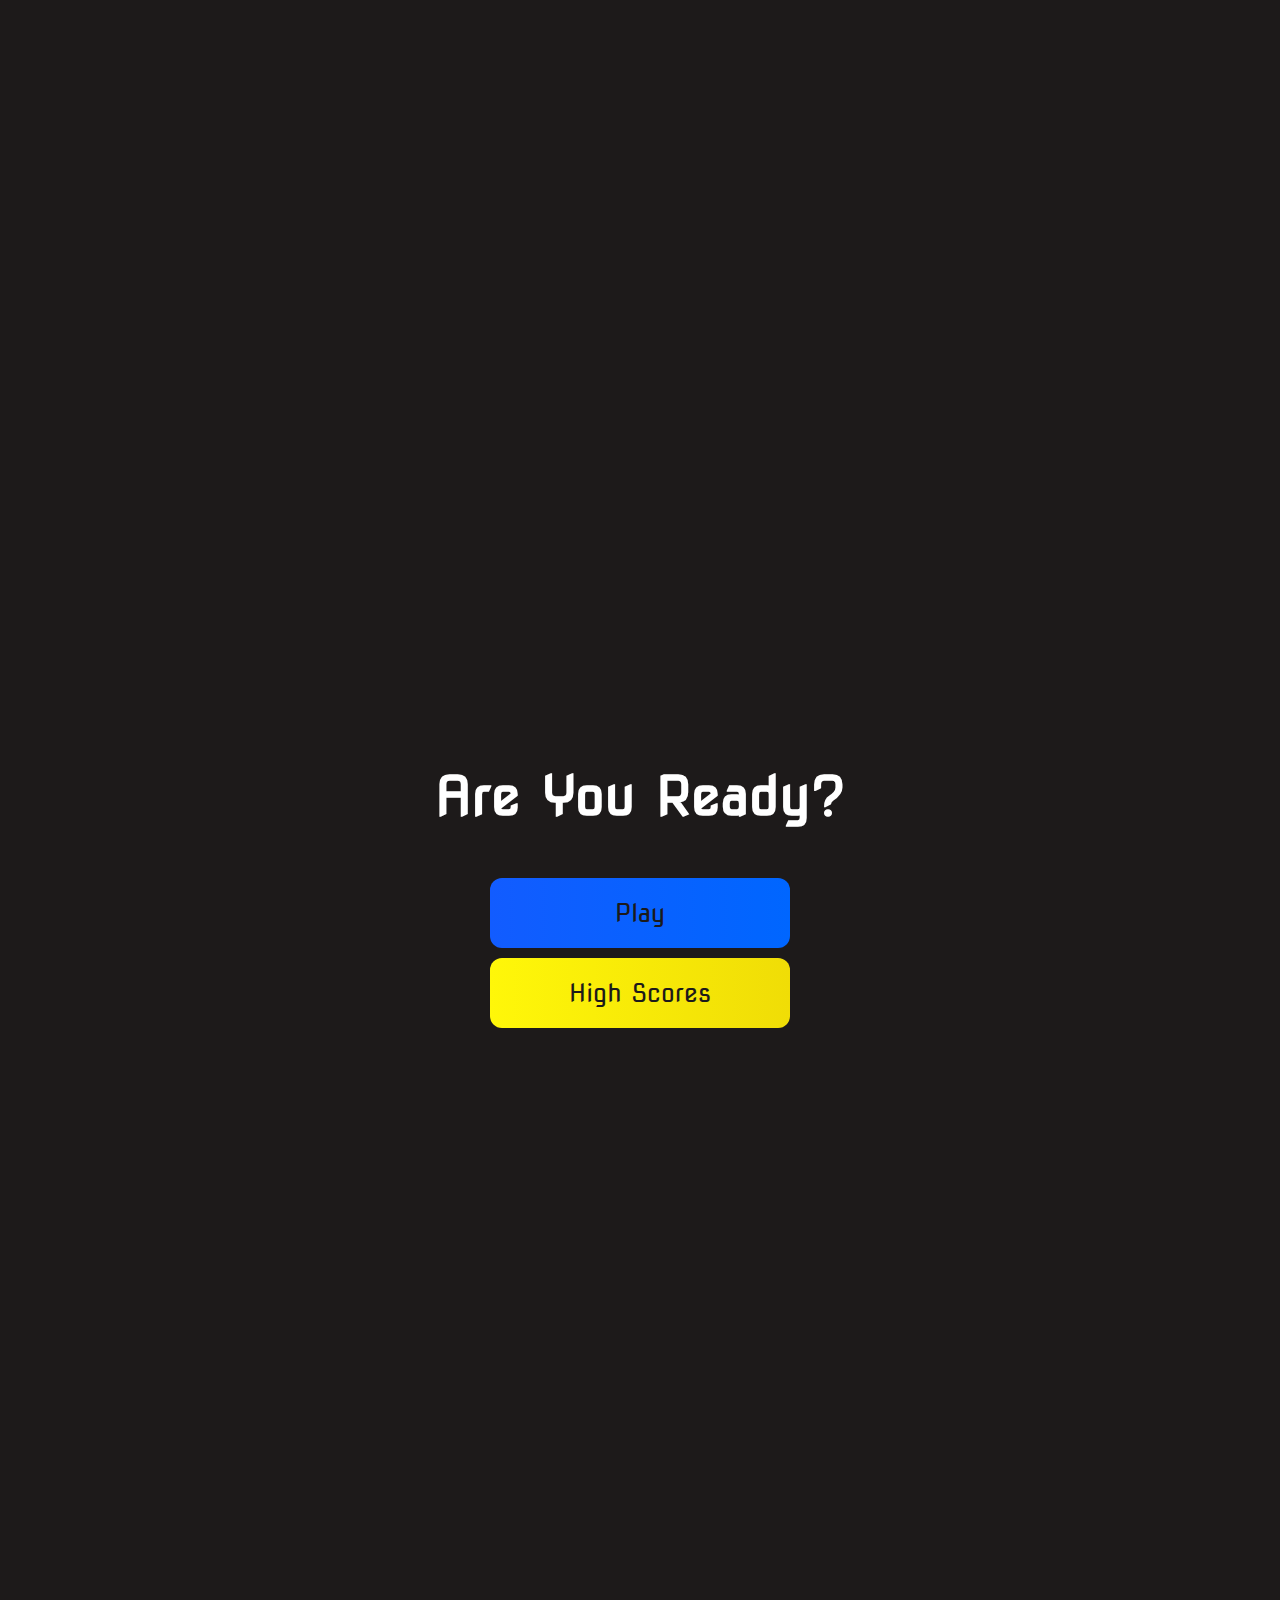
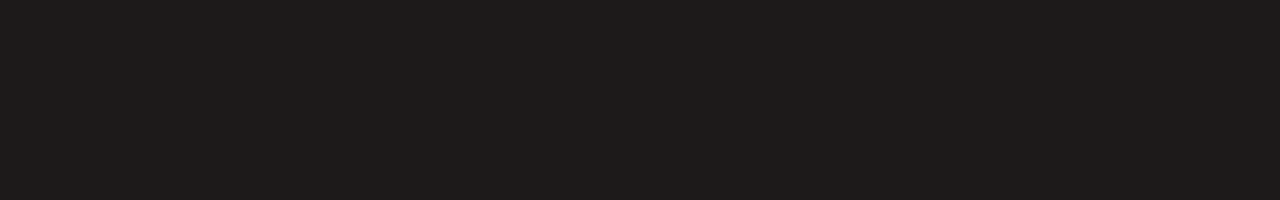
<file: index.html>
<!DOCTYPE html>
<html lang="en">
<head>
    <meta charset="UTF-8">
    <meta http-equiv="X-UA-Compatible" content="IE=edge">
    <meta name="viewport" content="width=device-width, initial-scale=1.0">
    <title>Home Page</title>
    <link rel="stylesheet" href="./assets/style.css">
    
</head>
<body>
    <div class="container">
        <div id="home" class="flex-column flex-center">
            <h1>Are You Ready?</h1>
            <a href="./game/index.html" class="btn">Play</a>
            <a href="/hightscores.html" id="highscore-btn" class="btn">High Scores</a>
        </div>
    </div>
</body>
</html>
</file>
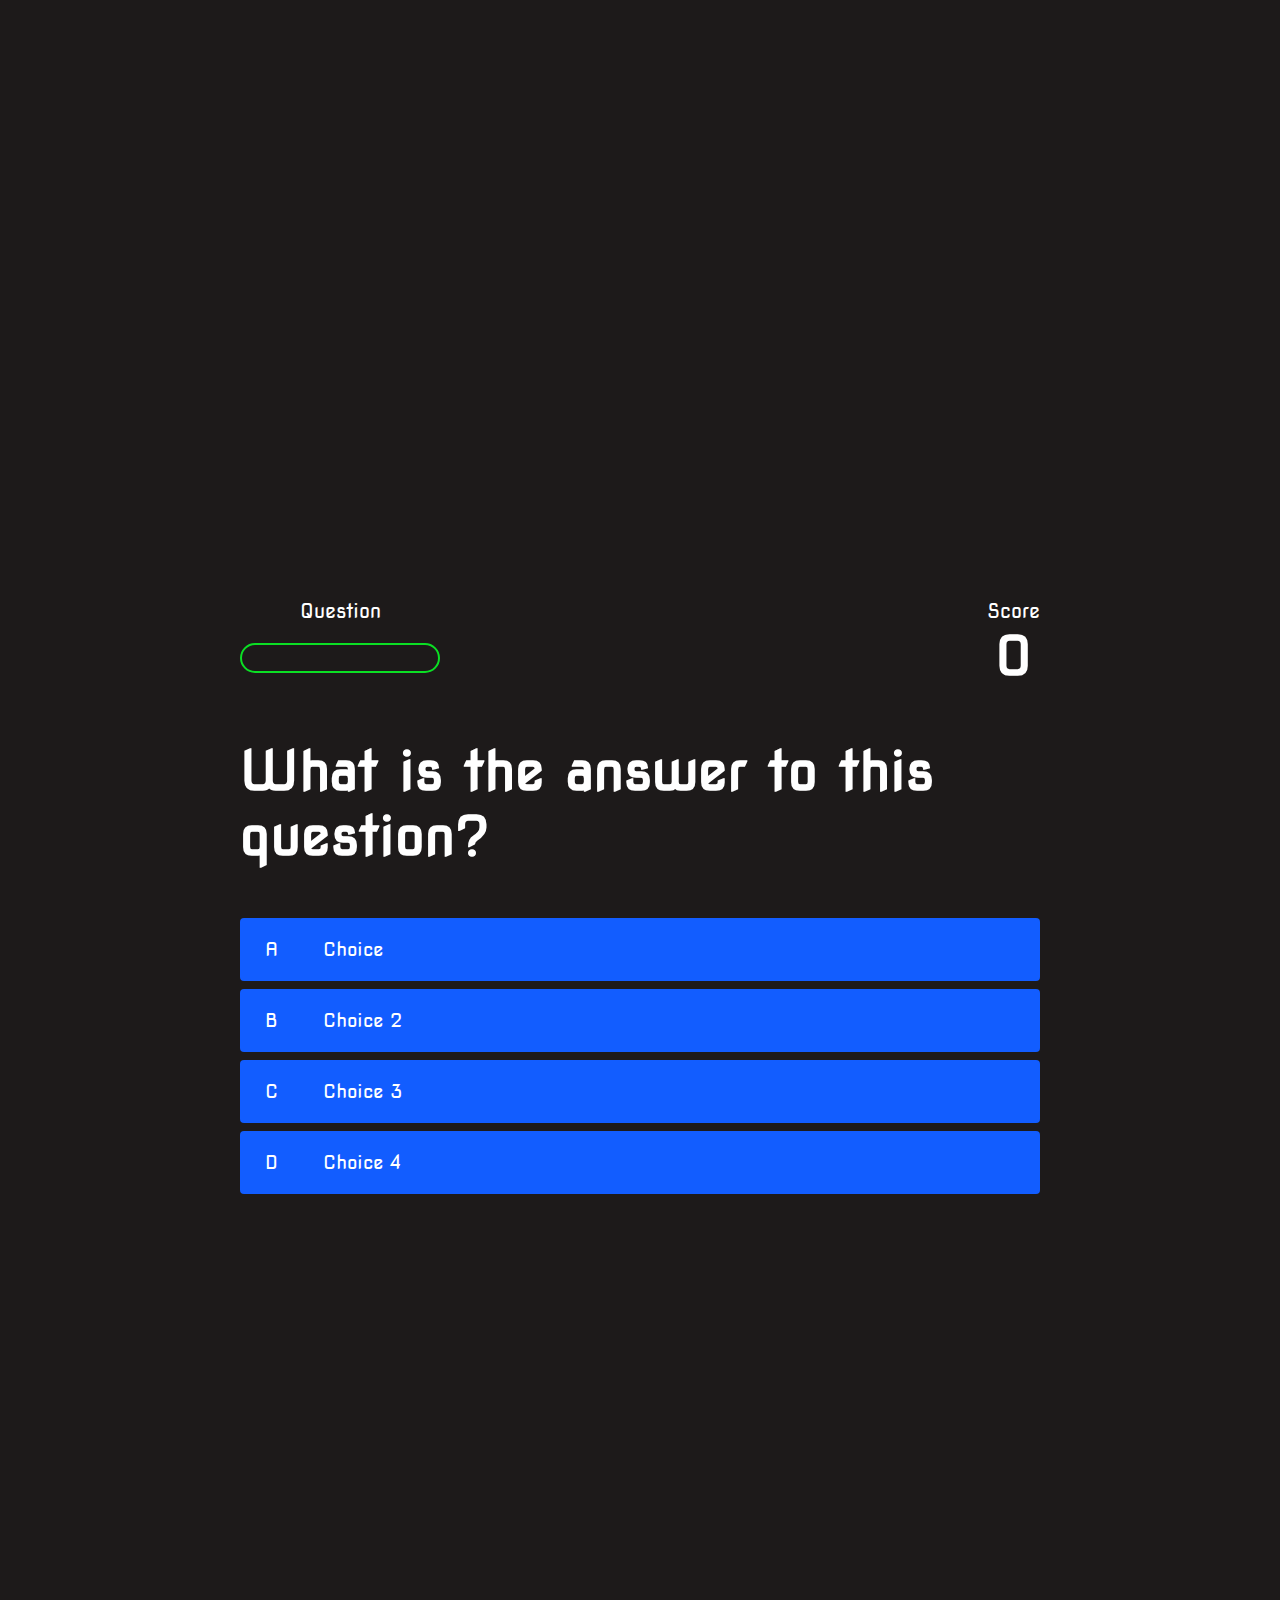
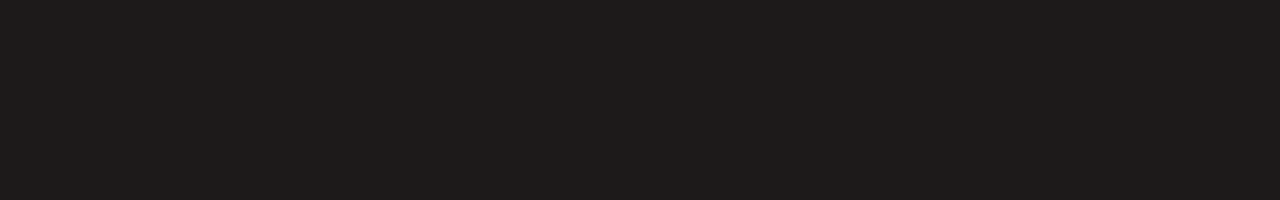
<file: game/index.html>
<!DOCTYPE html>
<html lang="en">
<head>
    <meta charset="UTF-8">
    <meta http-equiv="X-UA-Compatible" content="IE=edge">
    <meta name="viewport" content="width=device-width, initial-scale=1.0">
    <title>Quiz Page</title>
    <link rel="stylesheet" href="/assets/style.css">
    <link rel="stylesheet" href="./style.css">
</head>
<body>
    <div class="container">
        <div id="game" class="justify-center flex-column">
            <div id="hud">
                <div class="hud-item">
                    <p id="progressText" class="hud-prefix">
                        Question
                    </p>
                    <div id="progressBar">
                        <div id="progressBarFull"></div>
                    </div>
                </div>
                <div class="hud-item">
                    <p class="hud-prefix">
                        Score
                    </p>
                    <h1 class="hud-main-text" id="score">
                        0
                    </h1>
                </div>
            </div>
            <h1 id="question">What is the answer to this question?</h1>
            <div class="choice-container">
                <p class="choice-prefix">A</p>
                <p class="choice-text" data-number="1">Choice</p>
            </div>
            <div class="choice-container">
                <p class="choice-prefix">B</p>
                <p class="choice-text" data-number="2">Choice 2</p>
            </div>
            <div class="choice-container">
                <p class="choice-prefix">C</p>
                <p class="choice-text" data-number="3">Choice 3</p>
            </div>
            <div class="choice-container">
                <p class="choice-prefix">D</p>
                <p class="choice-text" data-number="4">Choice 4</p>
            </div>
        </div>
    </div>
    <script src="./script.js"></script>
</body>
</html>
</file>
<file: assets/style.css>
@import url('https://fonts.googleapis.com/css2?family=Nova+Square&display=swap');

:root {
    background-color: rgb(29, 26, 26);
}

* {
    box-sizing: border-box;
    margin: 0;
    padding: 0;
    font-size: 62.5%;
    font-family: 'Nova Square', cursive;
}

h1 {
    font-size: 5.4rem;
    color: #fff;
    margin-bottom: 5rem;
}

h2 {
    font-size: 4.2rem;
    margin-bottom: 4rem;
}

.container {
    width: 100vw;
    height: 200vh;
    display: flex;
    justify-content: center;
    align-items: center;
    max-width: 80rem;
    margin: 0 auto;
    padding: 2rem;
}

.flex-column {
    display: flex;
    flex-direction: column;
}

.flex-center {
    justify-content: center;
    align-items: center;
}

.justify-center {
    justify-content: center;
}

.text-center {
    text-align: center;
}

.hidden {
    display: none;
}

.btn {
    font-size: 2.4 rem;
    padding: 2rem 0;
    width: 30rem;
    text-align: center;
    margin-bottom: 1rem;
    text-decoration: none;
    color: rgb(28, 26, 26);
    background: linear-gradient(90deg, rgb(18, 92, 255) 0%, rgb(0, 102, 255) 100%);
    border-radius: 12px;
}

.btn {
    font-size: 2.5rem;
}

.btn:hover {
    cursor: pointer;
    box-shadow: 0 0.4rem 1.4rem 0 rgba(8, 114, 244, 0.6);
    transition: transform 150ms;
    transform: scale(1.03);
}

.btn[disabled]:hover {
    cursor: not-allowed;
    box-shadow: none;
    transform: none;
}

#highscore-btn {
    background: linear-gradient(90deg, rgb(255, 247, 9) 0%, rgb(240, 221, 6) 100%);
}

highscore-btn:hover{
    box-shadow: 0 0.4rem 1.4rem 0 rgba(255, 255, 0, 0.5);
}
</file>
<file: game/style.css>
body {
    color: #fff;
}

.choice-container {
    display: flex;
    margin-bottom: 0.8rem;
    width: 100%;
    border-radius: 4px;
    background: rgb(18, 93, 255);
    font-size: 3rem;
    min-width: 80rem;
}

.choice-container:hover {
    cursor: pointer;
    box-shadow: 0 0.4rem 1.4rem 0 rgba(6, 103, 247, 0.5);
    transform: scale(1.02);
    transform: transform 100ms;
}

.choice-prefix {
    padding: 2rem 2.5rem;
    color: white;
}

.choice-text {
    padding: 2rem;
    width: 100%;
}

.correct {
    background: linear-gradient(32deg, rgba(11, 223, 36) 0%, rgb(41, 232, 111) 100%);
}

.incorrect {
    background: linear-gradient(32deg, rgba(230, 11, 11, 1) 0% rgb(41, 232, 111) 100%);
}

/* Heads Up Display */

#hud {
    display: flex;
    justify-content: space-between;
}

.hud-prefix {
    text-align: center;
    font-size: 2rem;
}

.hud-main-text {
    text-align: center;
}

#progressBar {
    width: 20rem;
    height: 3rem;
    border: 0.2rem solid rgb(11,223,36);
    margin-top: 2rem;
    border-radius: 50px;
    overflow: hidden;
}

#progressBarFull {
    height: 100%;
    background: rgb(11, 223, 36);
    width: 0%;
}

@media screen and (max-width: 768px) {
    .choice-container {
        min-width: 40rem;
    }
}
</file>
